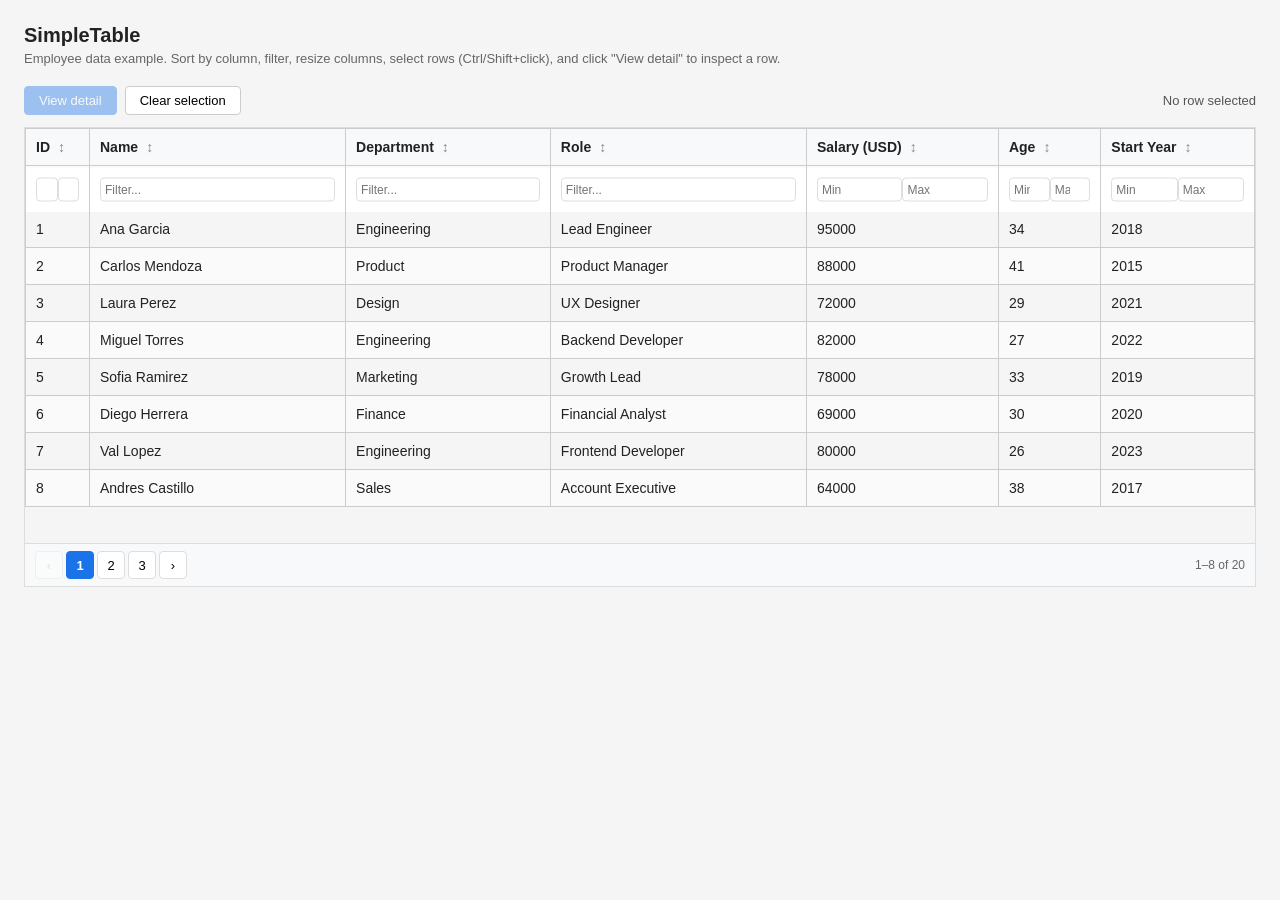
<file: examples/index.html>
<!DOCTYPE html>
<html lang="en">
<head>
  <meta charset="UTF-8">
  <meta name="viewport" content="width=device-width, initial-scale=1.0">
  <title>SimpleTable – Example</title>
  <link rel="stylesheet" href="../simple-table.css">
  <link rel="stylesheet" href="../simple-details.css">
  <style>
    *, *::before, *::after { box-sizing: border-box; }

    body {
      margin: 0;
      padding: 24px;
      font-family: -apple-system, BlinkMacSystemFont, 'Segoe UI', sans-serif;
      font-size: 14px;
      background: #f5f5f5;
      color: #222;
    }

    h1 {
      margin: 0 0 4px;
      font-size: 20px;
      font-weight: 600;
    }

    p.subtitle {
      margin: 0 0 20px;
      color: #666;
      font-size: 13px;
    }

    .toolbar {
      display: flex;
      align-items: center;
      gap: 8px;
      margin-bottom: 12px;
      flex-wrap: wrap;
    }

    .toolbar button {
      padding: 6px 14px;
      border: 1px solid #ccc;
      border-radius: 4px;
      background: #fff;
      cursor: pointer;
      font-size: 13px;
    }

    .toolbar button:hover { background: #f0f0f0; }
    .toolbar button:disabled { opacity: 0.4; cursor: default; }

    .toolbar button.primary {
      background: #1a73e8;
      color: #fff;
      border-color: #1a73e8;
    }

    .toolbar button.primary:hover { background: #1558b0; }

    #selection-info {
      margin-left: auto;
      font-size: 13px;
      color: #555;
    }

    #table-container {
      height: 460px;
    }

    .status-badge {
      display: inline-block;
      padding: 2px 8px;
      border-radius: 10px;
      font-size: 12px;
      font-weight: 500;
    }
  </style>
</head>
<body>

  <h1>SimpleTable</h1>
  <p class="subtitle">
    Employee data example. Sort by column, filter, resize columns, select rows (Ctrl/Shift+click), and click "View detail" to inspect a row.
  </p>

  <div class="toolbar">
    <button class="primary" id="btn-detail" disabled>View detail</button>
    <button id="btn-clear">Clear selection</button>
    <span id="selection-info">No row selected</span>
  </div>

  <div id="table-container"></div>

  <script src="../simple-table.js"></script>
  <script src="../simple-details.js"></script>
  <script>
    const employees = [
      { id: 1,  name: 'Ana Garcia',       department: 'Engineering',  role: 'Lead Engineer',      salary: 95000, age: 34, start_year: 2018 },
      { id: 2,  name: 'Carlos Mendoza',  department: 'Product',      role: 'Product Manager',    salary: 88000, age: 41, start_year: 2015 },
      { id: 3,  name: 'Laura Perez',     department: 'Design',       role: 'UX Designer',        salary: 72000, age: 29, start_year: 2021 },
      { id: 4,  name: 'Miguel Torres',   department: 'Engineering',  role: 'Backend Developer',  salary: 82000, age: 27, start_year: 2022 },
      { id: 5,  name: 'Sofia Ramirez',   department: 'Marketing',    role: 'Growth Lead',        salary: 78000, age: 33, start_year: 2019 },
      { id: 6,  name: 'Diego Herrera',   department: 'Finance',      role: 'Financial Analyst',  salary: 69000, age: 30, start_year: 2020 },
      { id: 7,  name: 'Val Lopez',       department: 'Engineering',  role: 'Frontend Developer', salary: 80000, age: 26, start_year: 2023 },
      { id: 8,  name: 'Andres Castillo', department: 'Sales',        role: 'Account Executive',  salary: 64000, age: 38, start_year: 2017 },
      { id: 9,  name: 'Camila Vega',     department: 'HR',           role: 'HR Manager',         salary: 71000, age: 44, start_year: 2013 },
      { id: 10, name: 'Sebastian Rojas', department: 'Engineering',  role: 'DevOps Engineer',    salary: 90000, age: 31, start_year: 2019 },
      { id: 11, name: 'Isabel Morales',  department: 'Product',      role: 'Product Designer',   salary: 75000, age: 28, start_year: 2022 },
      { id: 12, name: 'Tomas Navarro',   department: 'Sales',        role: 'Sales Manager',      salary: 85000, age: 46, start_year: 2011 },
      { id: 13, name: 'Lucia Fernandez', department: 'Marketing',    role: 'Content Strategist', salary: 62000, age: 25, start_year: 2024 },
      { id: 14, name: 'Mateo Jimenez',   department: 'Engineering',  role: 'Data Engineer',      salary: 92000, age: 35, start_year: 2017 },
      { id: 15, name: 'Renata Guzman',   department: 'Design',       role: 'Visual Designer',    salary: 67000, age: 27, start_year: 2023 },
      { id: 16, name: 'Felipe Romero',   department: 'Finance',      role: 'CFO',                salary: 130000, age: 52, start_year: 2009 },
      { id: 17, name: 'Natalia Vargas',  department: 'HR',           role: 'Recruiter',          salary: 58000, age: 24, start_year: 2025 },
      { id: 18, name: 'Pablo Aguilar',   department: 'Engineering',  role: 'QA Engineer',        salary: 74000, age: 29, start_year: 2021 },
      { id: 19, name: 'Daniela Reyes',   department: 'Product',      role: 'Business Analyst',   salary: 79000, age: 36, start_year: 2016 },
      { id: 20, name: 'Rodrigo Silva',   department: 'Engineering',  role: 'CTO',                salary: 145000, age: 48, start_year: 2008 },
    ];

    const columns = [
      { field: 'id',          title: 'ID',             type: 'number', width: '5%' },
      { field: 'name',        title: 'Name',                           width: '20%' },
      { field: 'department',  title: 'Department',                     width: '16%' },
      { field: 'role',        title: 'Role',                           width: '20%' },
      { field: 'salary',      title: 'Salary (USD)',   type: 'number', width: '15%' },
      { field: 'age',         title: 'Age',            type: 'number', width: '8%' },
      { field: 'start_year',  title: 'Start Year',     type: 'number', width: '12%' },
    ];

    // Detail panel
    const detail = new SimpleDetail({ title: 'Employee detail' });

    // State
    let selectedRows = [];

    // Table
    const table = new SimpleTable('table-container', {
      data: employees,
      columns: columns,
      selectable: true,
      height: '460px',
      pageSize: 8,
      onRowSelect: (rows) => {
        selectedRows = rows;
        const btnDetail = document.getElementById('btn-detail');
        const info = document.getElementById('selection-info');

        btnDetail.disabled = rows.length === 0;
        if (rows.length === 0) {
          info.textContent = 'No row selected';
        } else if (rows.length === 1) {
          info.textContent = `1 row selected: ${rows[0].name}`;
        } else {
          info.textContent = `${rows.length} rows selected`;
        }
      }
    });

    // Show detail of first selected row on button click
    document.getElementById('btn-detail').addEventListener('click', () => {
      if (selectedRows.length > 0) detail.show(selectedRows[0], columns);
    });

    // Clear selection
    document.getElementById('btn-clear').addEventListener('click', () => {
      table.selectedRows.clear();
      table.lastSelected = null;
      table.render();
      selectedRows = [];
      document.getElementById('btn-detail').disabled = true;
      document.getElementById('selection-info').textContent = 'No row selected';
    });
  </script>
</body>
</html>
</file>
<file: simple-table.css>
.simple-table-container {
    display: flex;
    flex-direction: column;
    box-sizing: border-box;
    border: 1px solid #ddd;
}

.simple-table-wrapper {
    overflow: auto;
    flex: 1;
}

.simple-table {
    width: 100%;
    table-layout: fixed;
    border-collapse: collapse;
    user-select: none;
    font-family: sans-serif;
    font-size: 14px;
}

.simple-table th, 
.simple-table td {
    border: 1px solid #ccc;
    padding: 10px;
    overflow: hidden;
    text-overflow: ellipsis;
    white-space: nowrap;
}

.simple-table th {
    background-color: #f8f9fa;
    position: sticky;
    top: 0;
    z-index: 10;
    text-align: left;
}

.simple-table th.filter-cell {
    top: 39px;
    background-color: #ffffff;
    z-index: 9;
}

.simple-table input {
    padding: 4px;
    border: 1px solid #ddd;
    border-radius: 4px;
    font-size: 12px;
}

.simple-table tr:nth-child(even) {
    background-color: #fafafa;
}

.simple-table tr.selected {
    background-color: #e3f2fd !important;
    color: #0d47a1;
}

.simple-table tr:hover {
    background-color: #f1f1f1;
}

.resizer {
    position: absolute;
    top: 0;
    right: 0;
    width: 5px;
    height: 100%;
    cursor: col-resize;
    z-index: 11;
}

.resizer:hover {
    background-color: #2196f3;
}

.sort-indicator {
    margin-left: 8px;
    color: #888;
}

.simple-table-pagination {
    display: flex;
    align-items: center;
    gap: 3px;
    padding: 7px 10px;
    border-top: 1px solid #ddd;
    background: #f8f9fa;
    flex-shrink: 0;
}

.st-page-numbers {
    display: flex;
    gap: 3px;
}

.st-page-btn {
    min-width: 28px;
    height: 28px;
    padding: 0 6px;
    border: 1px solid #ddd;
    border-radius: 4px;
    background: #fff;
    cursor: pointer;
    font-size: 13px;
    line-height: 1;
}

.st-page-btn:hover:not(:disabled) {
    background: #f0f0f0;
}

.st-page-btn:disabled {
    opacity: 0.35;
    cursor: default;
}

.st-page-btn.active {
    background: #1a73e8;
    color: #fff;
    border-color: #1a73e8;
    font-weight: 600;
}

.st-page-ellipsis {
    display: inline-flex;
    align-items: center;
    padding: 0 4px;
    color: #888;
    font-size: 13px;
}

.st-page-info {
    margin-left: auto;
    font-size: 12px;
    color: #666;
    white-space: nowrap;
}
</file>
<file: simple-details.css>
#simple-detail-overlay {
    position: fixed;
    top: 0;
    left: 0;
    width: 100vw;
    height: 100vh;
    background: rgba(0, 0, 0, 0.4);
    display: flex;
    justify-content: center;
    align-items: center;
    z-index: 9999;
    opacity: 0;
    pointer-events: none;
    transition: opacity 0.25s ease;
}

#simple-detail-overlay.active {
    opacity: 1;
    pointer-events: auto;
}

.simple-detail-box {
    background: #fff;
    border: 1px solid #ddd;
    border-radius: 0;
    box-shadow: 0 4px 20px rgba(0, 0, 0, 0.15);
    width: 90%;
    max-width: 450px;
    animation: detailScaleUp 0.25s ease;
    font-family: sans-serif;
    font-size: 14px;
}

.simple-detail-header {
    display: flex;
    justify-content: space-between;
    align-items: center;
    padding: 10px;
    background-color: #f8f9fa;
    border-bottom: 1px solid #ccc;
}

.simple-detail-header h3 {
    margin: 0;
    font-size: 14px;
    font-weight: bold;
    color: inherit;
}

.simple-detail-close {
    background: none;
    border: none;
    font-size: 18px;
    cursor: pointer;
    color: #888;
    line-height: 1;
    padding: 0 4px;
}

.simple-detail-close:hover {
    color: #333;
}

.simple-detail-body {
    padding: 0;
}

.simple-detail-field {
    display: flex;
    border-bottom: 1px solid #ccc;
}

.simple-detail-field:last-child {
    border-bottom: none;
}

.simple-detail-label {
    width: 40%;
    padding: 10px;
    background-color: #f8f9fa;
    border-right: 1px solid #ccc;
    font-weight: bold;
    color: inherit;
    overflow: hidden;
    text-overflow: ellipsis;
    white-space: nowrap;
}

.simple-detail-value {
    width: 60%;
    padding: 10px;
    color: inherit;
    overflow: hidden;
    text-overflow: ellipsis;
    white-space: nowrap;
}

@keyframes detailScaleUp {
    from { transform: scale(0.95); opacity: 0; }
    to   { transform: scale(1);    opacity: 1; }
}
</file>
